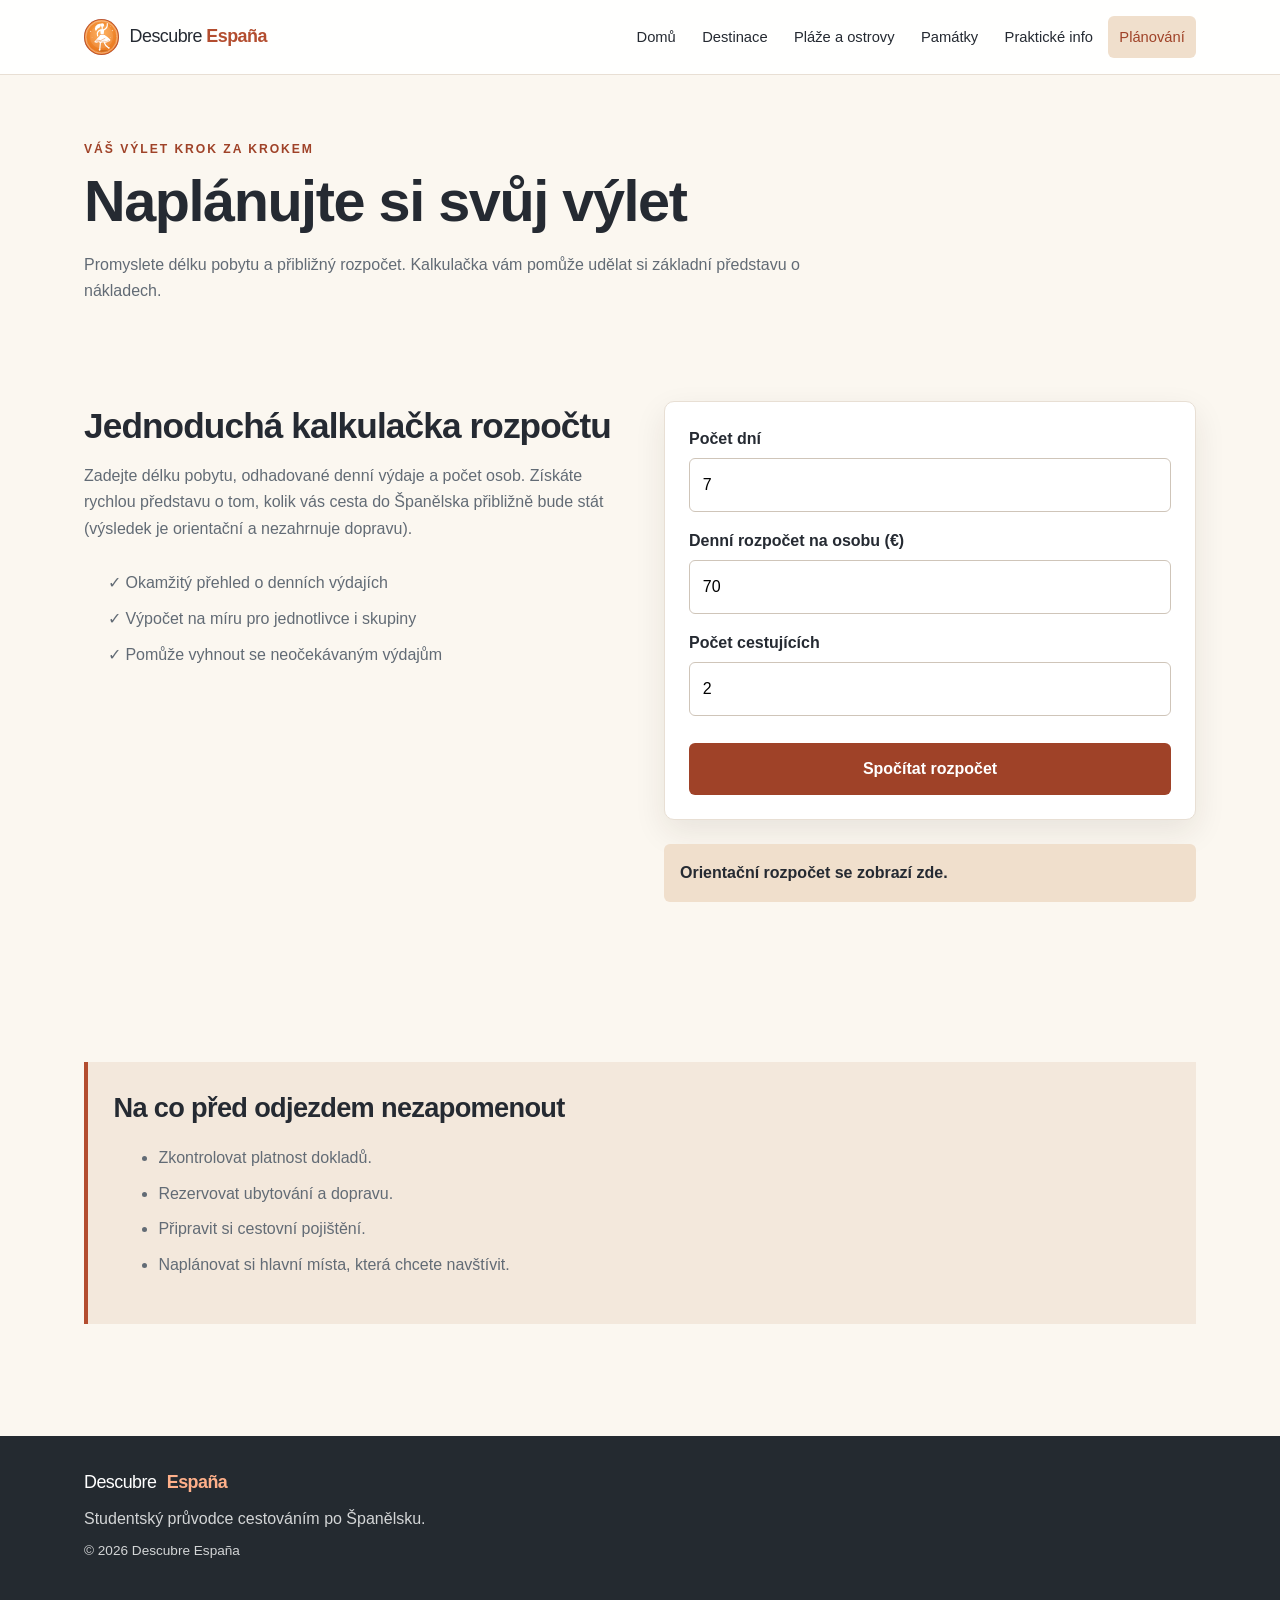
<file: planovani.html>
<!doctype html>
<html lang="cs">
<head>
  <meta charset="utf-8">
  <meta name="viewport" content="width=device-width, initial-scale=1">
  <meta name="description" content="Zadejte počet dní a odhadované denní výdaje na jednu osobu. Výsledek je orientační a nezahrnuje dopravu do Španělska.">
  <title>Plánování cesty | Descubre España</title>
  <link rel="canonical" href="https://pherinkova.github.io/espana/planovani.html">
  <link rel="icon" href="images/logo.svg" type="image/svg+xml">
  <link rel="icon" href="images/favicon.png" type="image/png" sizes="32x32">
  <meta name="author" content="Descubre España">
  <link rel="stylesheet" href="css/style.css">
  <link rel="stylesheet" href="css/print.css" media="print">
  <script src="js/script.js" defer></script>
</head>
<body>
  <a class="skip-link" href="#main">Přeskočit na obsah</a>
  <header class="site-header">
    <div class="header-inner">
      <a class="brand" href="index.html" aria-label="Descubre España – úvodní stránka"><img decoding="async" class="brand-mark" src="images/logo.svg" alt="" width="35" height="35"><span>Descubre <strong>España</strong></span></a>
      <button class="menu-toggle" type="button" aria-expanded="false" aria-controls="main-nav">Menu</button>
      <nav id="main-nav" class="main-nav" aria-label="Hlavní navigace"><ul><li><a href="index.html">Domů</a></li>
<li><a href="destinace.html">Destinace</a></li>
<li><a href="plaze.html">Pláže a ostrovy</a></li>
<li><a href="pamatky.html">Památky</a></li>
<li><a href="prakticke.html">Praktické info</a></li>
<li><a href="planovani.html" aria-current="page">Plánování</a></li></ul></nav>
    </div>
  </header>
  <main id="main">
    
<section class="page-intro"><p class="eyebrow">Váš výlet krok za krokem</p><h1>Naplánujte si svůj výlet</h1><p>Promyslete délku pobytu a přibližný rozpočet. Kalkulačka vám pomůže udělat si základní představu o nákladech.</p></section>
<section class="planner">
<div class="planner__intro">
  <h2>Jednoduchá kalkulačka rozpočtu</h2>
  <p>Zadejte délku pobytu, odhadované denní výdaje a počet osob. Získáte rychlou představu o tom, kolik vás cesta do Španělska přibližně bude stát (výsledek je orientační a nezahrnuje dopravu).</p>
  <ul class="check-list planner-benefits">
    <li>✓ Okamžitý přehled o denních výdajích</li>
    <li>✓ Výpočet na míru pro jednotlivce i skupiny</li>
    <li>✓ Pomůže vyhnout se neočekávaným výdajům</li>
  </ul>
</div>
<form id="budget-form" class="budget-form">
<div class="form-field"><label for="days">Počet dní</label><input id="days" type="number" min="1" max="60" value="7" required></div>
<div class="form-field"><label for="daily-cost">Denní rozpočet na osobu (€)</label><input id="daily-cost" type="number" min="1" max="1000" value="70" required></div>
<div class="form-field"><label for="people">Počet cestujících</label><input id="people" type="number" min="1" max="20" value="2" required></div>
<button class="button" type="submit">Spočítat rozpočet</button>
</form>
<p class="budget-result" id="budget-result" aria-live="polite">Orientační rozpočet se zobrazí zde.</p>
<noscript><p class="small-note">Pro výpočet zapněte JavaScript. Orientačně: počet dní × denní rozpočet × počet osob.</p></noscript>
</section>

<section class="section planner-checklist">
  <div class="note-panel">
    <h2>Na co před odjezdem nezapomenout</h2>
    <ul class="check-list planner-before-departure">
      <li>Zkontrolovat platnost dokladů.</li>
      <li>Rezervovat ubytování a dopravu.</li>
      <li>Připravit si cestovní pojištění.</li>
      <li>Naplánovat si hlavní místa, která chcete navštívit.</li>
    </ul>
  </div>
</section>

  </main>
  <footer class="site-footer">
    <div class="footer-inner"><a class="brand brand--footer" href="index.html">Descubre <strong>España</strong></a><p>Studentský průvodce cestováním po Španělsku.</p><p class="copyright">© 2026 Descubre España</p></div>
  </footer>
</body>
</html>
</file>
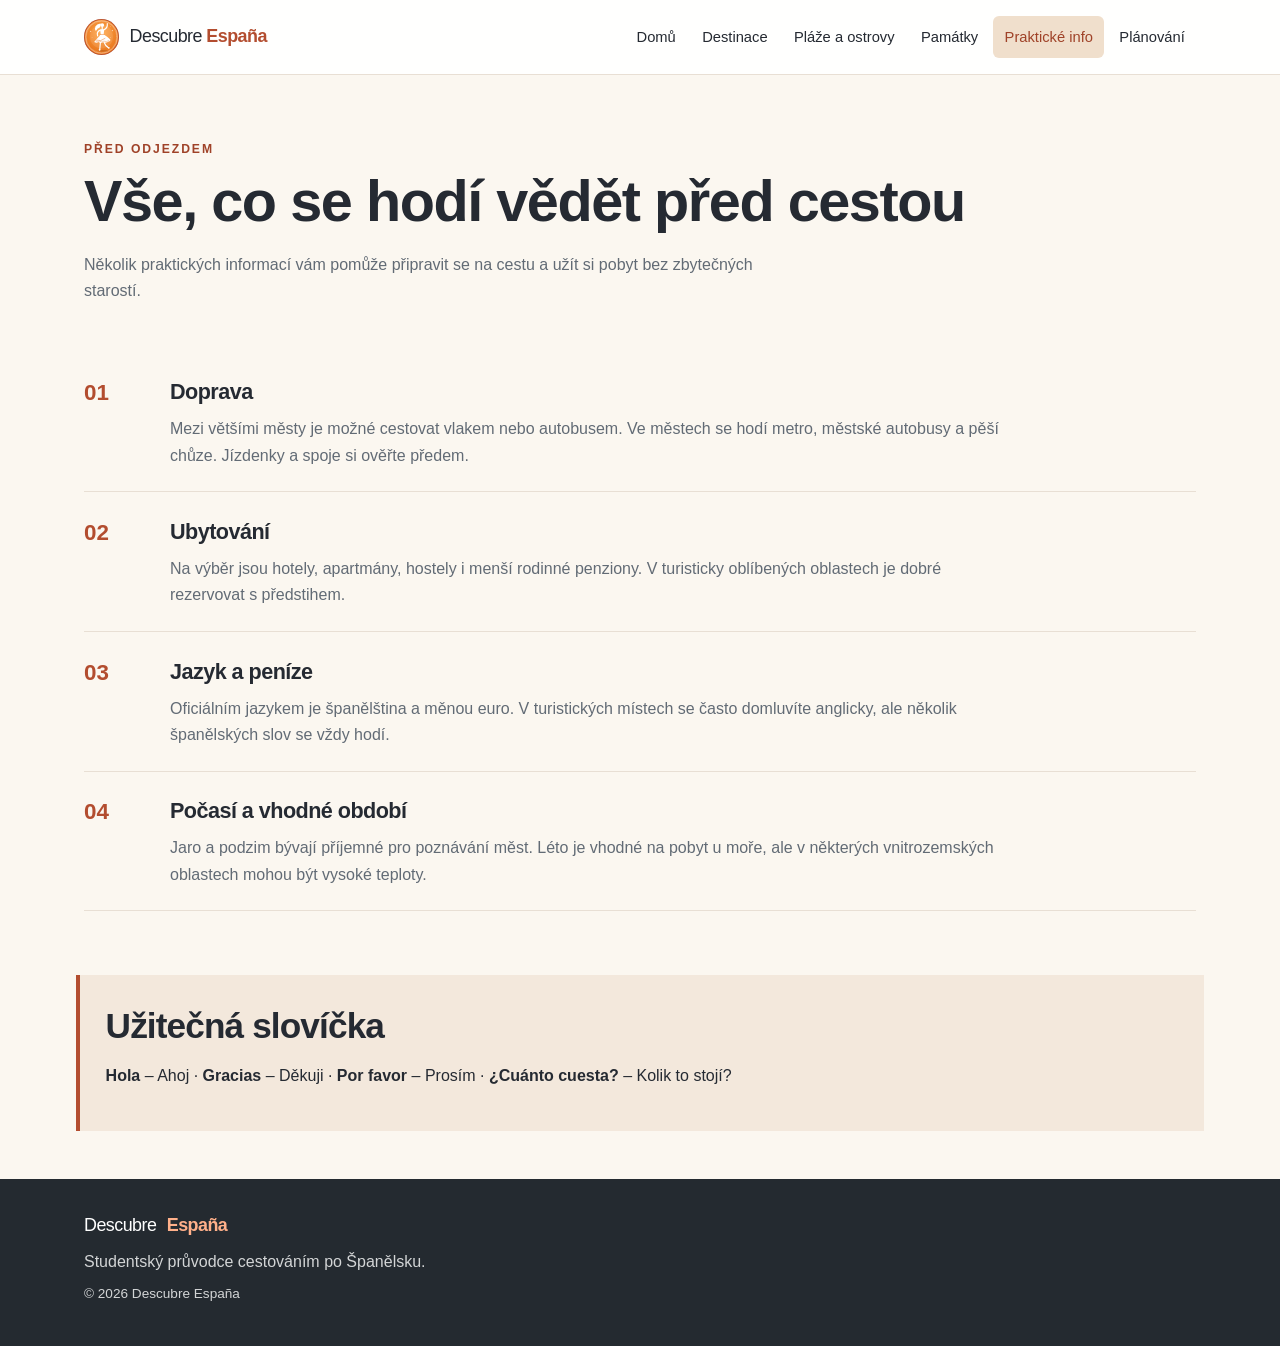
<file: prakticke.html>
<!doctype html>
<html lang="cs">
<head>
  <meta charset="utf-8">
  <meta name="viewport" content="width=device-width, initial-scale=1">
  <meta name="description" content="Praktické rady před cestou do Španělska: doprava, ubytování, jazyk, peníze a vhodné období.">
  <title>Praktické informace | Descubre España</title>
  <link rel="canonical" href="https://pherinkova.github.io/espana/prakticke.html">
  <link rel="icon" href="images/logo.svg" type="image/svg+xml">
  <link rel="icon" href="images/favicon.png" type="image/png" sizes="32x32">
  <meta name="author" content="Descubre España">
  <link rel="stylesheet" href="css/style.css">
  <link rel="stylesheet" href="css/print.css" media="print">
  <script src="js/script.js" defer></script>
</head>
<body>
  <a class="skip-link" href="#main">Přeskočit na obsah</a>
  <header class="site-header">
    <div class="header-inner">
      <a class="brand" href="index.html" aria-label="Descubre España – úvodní stránka"><img decoding="async" class="brand-mark" src="images/logo.svg" alt="" width="35" height="35"><span>Descubre <strong>España</strong></span></a>
      <button class="menu-toggle" type="button" aria-expanded="false" aria-controls="main-nav">Menu</button>
      <nav id="main-nav" class="main-nav" aria-label="Hlavní navigace"><ul><li><a href="index.html">Domů</a></li>
<li><a href="destinace.html">Destinace</a></li>
<li><a href="plaze.html">Pláže a ostrovy</a></li>
<li><a href="pamatky.html">Památky</a></li>
<li><a href="prakticke.html" aria-current="page">Praktické info</a></li>
<li><a href="planovani.html">Plánování</a></li></ul></nav>
    </div>
  </header>
  <main id="main">
    
<section class="page-intro"><p class="eyebrow">Před odjezdem</p><h1>Vše, co se hodí vědět před cestou</h1><p>Několik praktických informací vám pomůže připravit se na cestu a užít si pobyt bez zbytečných starostí.</p></section>
<div class="info-list">
<article><span class="info-number">01</span><div><h2>Doprava</h2><p>Mezi většími městy je možné cestovat vlakem nebo autobusem. Ve městech se hodí metro, městské autobusy a pěší chůze. Jízdenky a spoje si ověřte předem.</p></div></article>
<article><span class="info-number">02</span><div><h2>Ubytování</h2><p>Na výběr jsou hotely, apartmány, hostely i menší rodinné penziony. V turisticky oblíbených oblastech je dobré rezervovat s předstihem.</p></div></article>
<article><span class="info-number">03</span><div><h2>Jazyk a peníze</h2><p>Oficiálním jazykem je španělština a měnou euro. V turistických místech se často domluvíte anglicky, ale několik španělských slov se vždy hodí.</p></div></article>
<article><span class="info-number">04</span><div><h2>Počasí a vhodné období</h2><p>Jaro a podzim bývají příjemné pro poznávání měst. Léto je vhodné na pobyt u moře, ale v některých vnitrozemských oblastech mohou být vysoké teploty.</p></div></article>
</div>
<section class="note-panel"><h2>Užitečná slovíčka</h2><p><strong>Hola</strong> – Ahoj · <strong>Gracias</strong> – Děkuji · <strong>Por favor</strong> – Prosím · <strong>¿Cuánto cuesta?</strong> – Kolik to stojí?</p></section>

  </main>
  <footer class="site-footer">
    <div class="footer-inner"><a class="brand brand--footer" href="index.html">Descubre <strong>España</strong></a><p>Studentský průvodce cestováním po Španělsku.</p><p class="copyright">© 2026 Descubre España</p></div>
  </footer>
</body>
</html>
</file>
<file: css/style.css>
/* 1. Barvy a proměnné */
:root {
  --ink: #252a32;
  --muted: #626b75;
  --cream: #fbf7f0;
  --paper: #ffffff;
  --terracotta: #b34d2f;
  --terracotta-dark: #9f4228;
  --sand: #f0dfcc;
  --line: #e8dfd4;
  --shadow: 0 12px 32px rgba(47, 35, 25, .09);
}

/* 2. Základní styly */
* { box-sizing: border-box; }
html { scroll-behavior: smooth; }
body { margin: 0; color: var(--ink); background: var(--cream); font-family: "Segoe UI", Roboto, Helvetica, Arial, sans-serif; line-height: 1.65; }
img { display: block; width: 100%; height: auto; }
a { color: var(--terracotta-dark); text-underline-offset: 3px; }
a:hover { color: #6f2b1c; }
a:focus-visible, button:focus-visible, input:focus-visible { outline: 3px solid #e4a14e; outline-offset: 3px; }
.skip-link { position: absolute; left: -9999px; top: 0; background: #fff; padding: .7rem 1rem; z-index: 20; }
.skip-link:focus { left: 1rem; top: 1rem; }

/* 3. Hlavička a navigace */
.site-header { background: rgba(255,255,255,.96); border-bottom: 1px solid var(--line); }
.header-inner, .footer-inner { max-width: 1160px; margin: 0 auto; padding: 1rem 1.5rem; display: flex; align-items: center; justify-content: space-between; gap: 1.5rem; }
.brand { display: inline-flex; align-items: center; gap: .65rem; color: var(--ink); font-size: 1.12rem; text-decoration: none; letter-spacing: -.03em; white-space: nowrap; }
.brand strong { color: var(--terracotta); }
.brand-mark { display: grid; place-items: center; width: 2.2rem; height: 2.2rem; border-radius: 50%; background: var(--terracotta); color: white; font-weight: bold; }
.main-nav[hidden] { display: none; }
.main-nav ul { display: flex; flex-wrap: wrap; justify-content: flex-end; gap: .25rem; list-style: none; padding: 0; margin: 0; }
.main-nav a { display: block; padding: .55rem .7rem; border-radius: 6px; color: var(--ink); text-decoration: none; font-size: .92rem; }
.main-nav a:hover, .main-nav a[aria-current="page"] { background: var(--sand); color: var(--terracotta-dark); }
.menu-toggle { display: none; border: 1px solid var(--line); background: white; border-radius: 6px; padding: .55rem .8rem; color: var(--ink); cursor: pointer; }

/* 4. Úvodní sekce (hero) a tlačítka */
.hero { min-height: 600px; display: flex; align-items: center; background: linear-gradient(90deg, rgba(28,30,31,.7), rgba(28,30,31,.12)), url("../images/hero.jpg") center 48%/cover no-repeat; color: white; }
.hero__content { max-width: 1160px; width: 100%; margin: 0 auto; padding: 4rem 1.5rem; }
.hero h1 { max-width: 650px; font-size: clamp(2.5rem, 6vw, 4.7rem); line-height: 1.05; margin: .3rem 0 1rem; letter-spacing: -.05em; }
.hero p:not(.eyebrow) { max-width: 560px; font-size: 1.12rem; }
.eyebrow { color: var(--terracotta-dark); font-size: .76rem; font-weight: bold; letter-spacing: .16em; text-transform: uppercase; margin: 0 0 .5rem; }
.hero .eyebrow, .highlight .eyebrow { color: #ffd4b8; }
.button { display: inline-block; border: 0; border-radius: 6px; background: var(--terracotta-dark); color: white; padding: .8rem 1.2rem; margin-top: .7rem; font: inherit; font-weight: bold; text-decoration: none; cursor: pointer; }
.button:hover { background: #7f321e; color: white; }
.button--light { background: white; color: var(--terracotta-dark); }
.button--light:hover { background: var(--sand); color: var(--ink); }

/* 5. Obsah stránek: sekce, nadpisy, karty, panely, vyhledávání */
.section, .page-intro, .note-panel, .planner, .info-list { max-width: 1160px; margin: 0 auto; padding: 4rem 1.5rem; }
.section-heading { max-width: 660px; margin-bottom: 2rem; }
h1, h2, h3 { line-height: 1.2; letter-spacing: -.025em; }
h2 { font-size: clamp(1.6rem, 3vw, 2.2rem); margin: .25rem 0 .7rem; }
h3 { font-size: 1.25rem; margin: 0 0 .5rem; }
.section-heading p, .page-intro p:last-child { color: var(--muted); }
.card-grid { display: grid; grid-template-columns: repeat(3, minmax(0, 1fr)); gap: 1.4rem; }
.place-card { overflow: hidden; background: var(--paper); border: 1px solid var(--line); border-radius: 10px; box-shadow: var(--shadow); }
.place-card img { height: 220px; object-fit: cover; }
.place-card__text { padding: 1.2rem; }
.place-card__text p { color: var(--muted); margin: 0 0 .7rem; }
.highlight { display: flex; align-items: center; justify-content: space-between; gap: 2rem; padding: 3rem max(1.5rem, calc((100% - 1160px)/2)); background: #343a40; color: white; }
.highlight p:not(.eyebrow) { max-width: 680px; color: #e4e4e4; }
.page-intro { padding-bottom: 1rem; }
.page-intro h1 { font-size: clamp(2.2rem, 5vw, 3.6rem); margin: .3rem 0 .7rem; }
.page-intro p:last-child { max-width: 720px; }
.search-label, .form-field label { display: block; font-weight: bold; margin-bottom: .35rem; }
.search-input, .form-field input { width: 100%; max-width: 420px; border: 1px solid #cfc5b9; border-radius: 6px; padding: .8rem; font: inherit; background: white; }
.small-note { color: var(--muted); font-size: .9rem; }
.note-panel { max-width: 1128px; margin-bottom: 3rem; padding: 1.6rem; border-left: 4px solid var(--terracotta); background: #f3e8dc; }

/* 6. Praktické informace */
.info-list { padding-top: 1rem; }
.info-list article { display: grid; grid-template-columns: 70px 1fr; gap: 1rem; padding: 1.4rem 0; border-bottom: 1px solid var(--line); }
.info-number { color: var(--terracotta); font-size: 1.4rem; font-weight: bold; }
.info-list h2 { font-size: 1.35rem; }
.info-list p { margin: 0; color: var(--muted); max-width: 850px; }

/* 7. Plánování cesty: kalkulačka a seznamy */
.planner { display: grid; grid-template-columns: 1fr 1fr; gap: 3rem; align-items: start; }
.planner__intro p { color: var(--muted); }
.budget-form { display: grid; gap: 1rem; padding: 1.5rem; background: white; border: 1px solid var(--line); border-radius: 10px; box-shadow: var(--shadow); }
.form-field input { max-width: none; }
.budget-result { grid-column: 2; margin: -1.5rem 0 0; padding: 1rem; background: var(--sand); border-radius: 6px; font-weight: bold; }
.check-list { padding-left: 1.3rem; }
.check-list li { padding: .25rem 0; }
.planner-benefits {
  margin-top: 1.5rem;
  list-style: none;
  padding-left: 1.5rem;
  color: var(--muted);
}
.planner-benefits li { margin-bottom: .1rem; }
.planner-checklist { padding-top: 3rem; }
.planner-checklist .note-panel { margin-top: 3rem; }
.planner-checklist h2 { font-size: 1.7rem; margin-bottom: 1rem; }
.planner-before-departure {
  list-style: disc;
  margin-left: 1.5rem;
  color: var(--muted);
}
.planner-before-departure li { margin-bottom: .1rem; }

/* 8. Patička */
.site-footer { background: #242a30; color: #f7f3ed; }
.footer-inner { display: block; padding-top: 2rem; padding-bottom: 2rem; }
.brand--footer { color: white; }
.brand--footer strong { color: #ffb08a; }
.site-footer p { color: #d3d5d6; margin: .5rem 0; }
.copyright { font-size: .85rem; }

/* 9. Responzivní vzhled */
/* Tablet a menší (do 900 px): menu se schová za tlačítko, karty ve 2 sloupcích */
@media (max-width: 900px) {
  .header-inner { flex-wrap: wrap; }
  .js .menu-toggle { display: inline-block; margin-left: auto; }
  .main-nav { display: block; width: 100%; }
  .main-nav ul { justify-content: flex-start; }
  .card-grid { grid-template-columns: repeat(2, minmax(0, 1fr)); }
  .planner { grid-template-columns: 1fr; gap: 1rem; }
  .budget-result { grid-column: 1; margin: 0; }
}
/* Mobil (do 600 px): jeden sloupec, menší hero */
@media (max-width: 600px) {
  .main-nav ul { display: block; }
  .main-nav li { border-top: 1px solid var(--line); }
  .main-nav a { padding: .75rem .3rem; }
  .card-grid { grid-template-columns: 1fr; }
  .hero { min-height: 420px; }
  .hero__content { padding-top: 3rem; padding-bottom: 3rem; }
  .highlight { display: block; padding-top: 2.5rem; padding-bottom: 2.5rem; }
  .info-list article { grid-template-columns: 45px 1fr; }
}
</file>
<file: css/print.css>
/* 1. Základ stránky: bílé pozadí, černý text, patkové písmo */
body { background: #fff; color: #000; font: 12pt/1.5 Georgia, serif; }
a { color: #000; text-decoration: underline; }
.eyebrow { color: #000; }

/* 2. Skryté prvky: na papíře nejsou k ničemu */
.menu-toggle, .button, .search-input, .search-label, .skip-link { display: none !important; }
.main-nav { display: none !important; }
.brand-mark { display: none; }

/* 3. Identifikace webu: název zůstává vidět i v tisku */
.brand { color: #000; font-size: 16pt; }
.brand strong { color: #000; }
.brand--footer strong { color: #000; }

/* 4. Hlavička a patička */
.site-header, .site-footer { background: #fff; color: #000; border: 0; }
.site-footer p { color: #000; }

/* 5. Rozložení: bez bočních okrajů, plná šířka papíru */
.header-inner, .footer-inner, .section, .page-intro, .info-list, .planner { max-width: none; padding: 1rem 0; }

/* 6. Navigace (kdyby se zobrazovala): aktivní položka tučně */
.main-nav ul { display: flex; gap: 1rem; }
.main-nav a { color: #000; padding: 0; }
.main-nav a[aria-current="page"] { font-weight: bold; text-decoration: underline; }

/* 7. Úvodní sekce (hero): bez obrázku na pozadí */
.hero { min-height: 0; background: none; color: #000; }
.hero__content { padding: 1rem 0; }
.hero h1 { font-size: 26pt; }

/* 8. Karty: pod sebou, obrázek vlevo, nerozdělují se mezi stránky */
.card-grid { display: block; }
.place-card { display: flex; box-shadow: none; border: 1px solid #aaa; margin: 0 0 1rem; break-inside: avoid; }
.place-card img { width: 25%; height: auto; }

/* 9. Tmavý pruh před patičkou: bílý s černým textem */
.highlight { background: #fff; color: #000; padding: 1rem 0; }
.highlight p:not(.eyebrow) { color: #000; }
</file>
